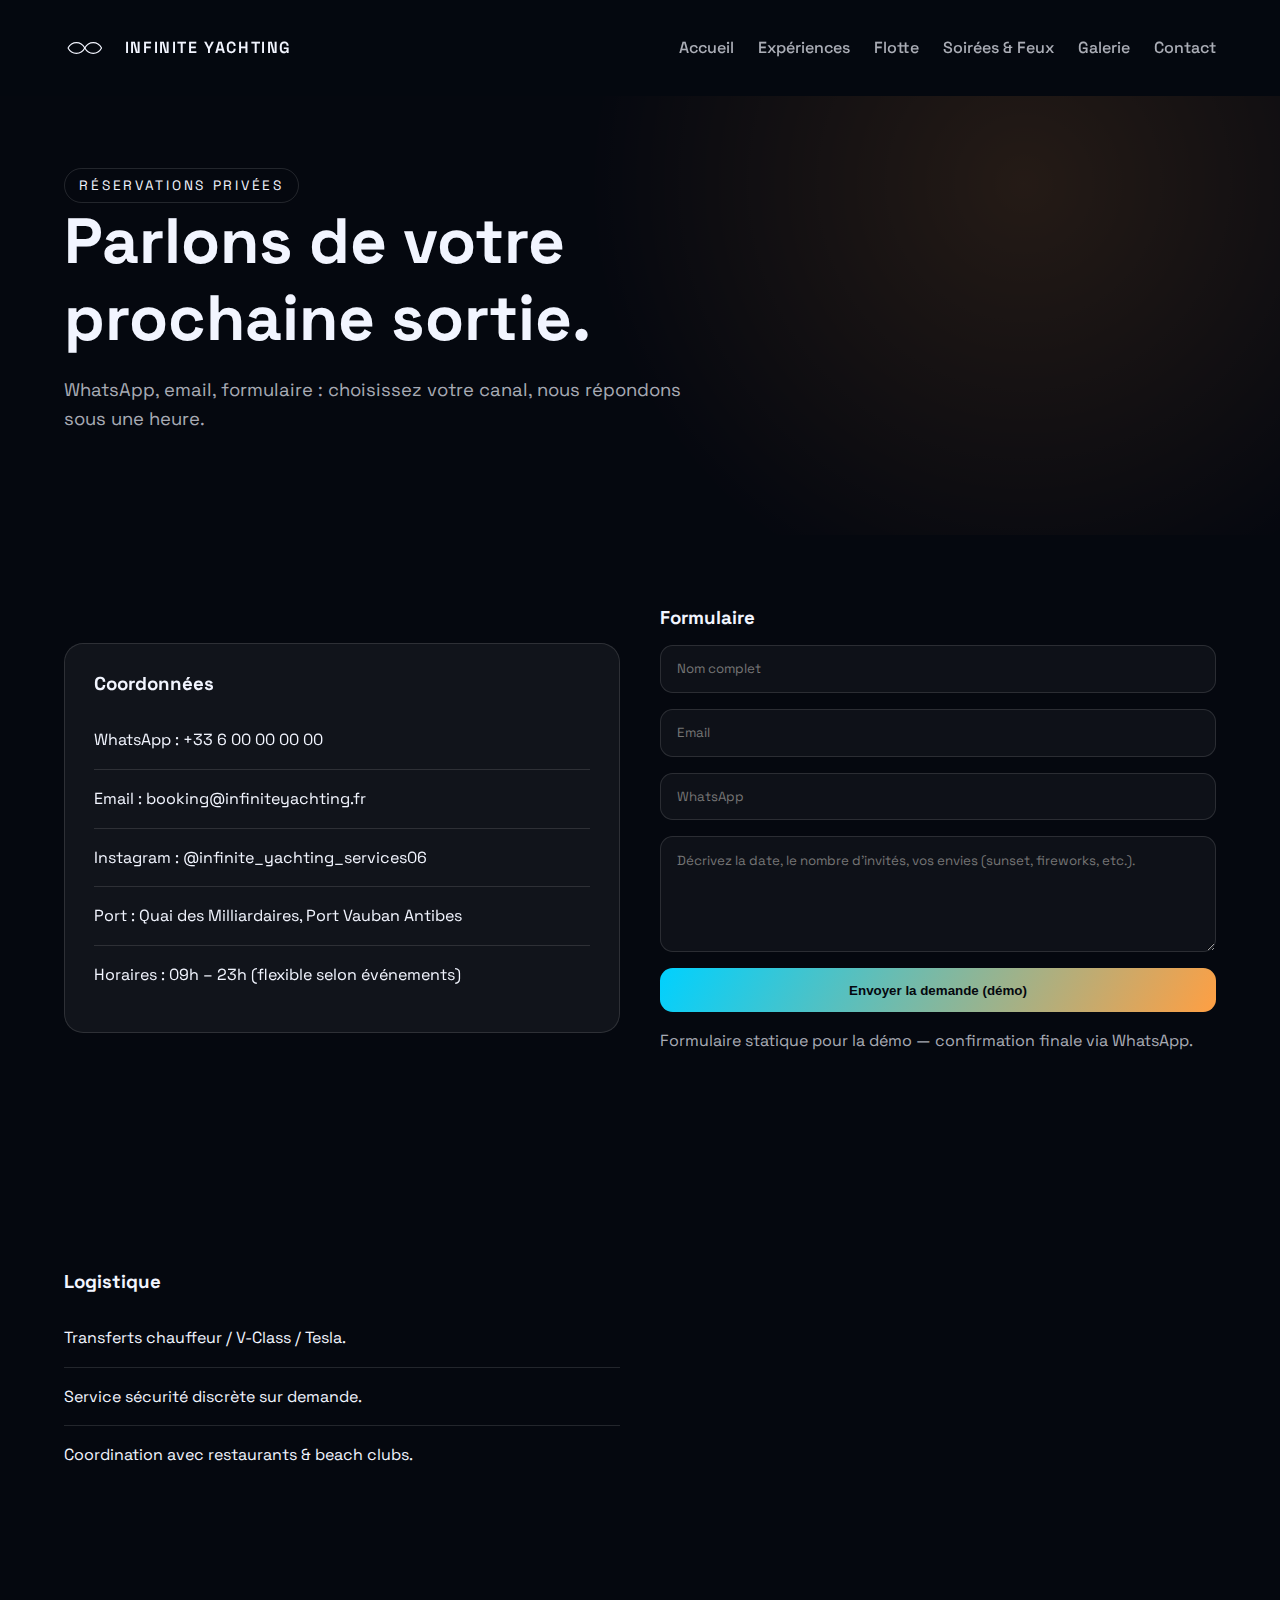
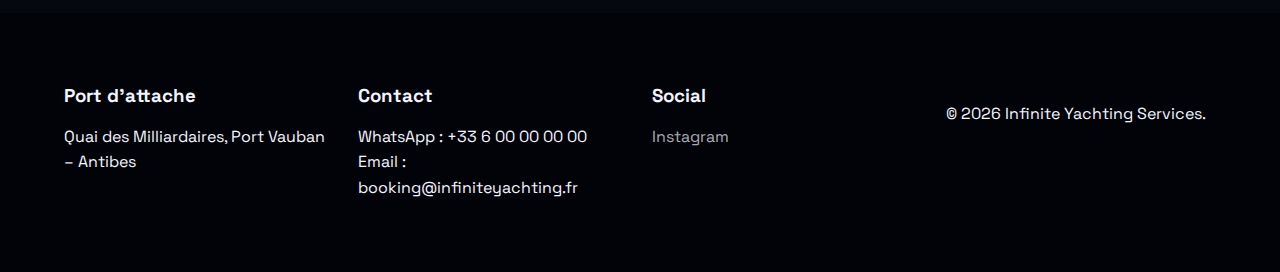
<file: contact.html>
<!DOCTYPE html>
<html lang="fr">
<head>
    <meta charset="UTF-8" />
    <meta name="viewport" content="width=device-width, initial-scale=1.0" />
    <title>Contact | Infinite Yachting Services</title>
    <link rel="preconnect" href="https://fonts.googleapis.com">
    <link rel="preconnect" href="https://fonts.gstatic.com" crossorigin>
    <link href="https://fonts.googleapis.com/css2?family=Space+Grotesk:wght@400;500;600;700&display=swap" rel="stylesheet">
    <link rel="stylesheet" href="styles.css" />
</head>
<body>
    <nav>
        <a class="brand" href="index.html">
            <svg viewBox="0 0 120 60" fill="none" stroke="currentColor" stroke-width="3">
                <path d="M10 30c10-18 32-18 42 0s32 18 42 0" />
                <path d="M10 30c10 18 32 18 42 0s32-18 42 0" />
            </svg>
            Infinite Yachting
        </a>
        <button class="nav-toggle">☰</button>
        <ul class="nav-links">
            <li><a href="index.html">Accueil</a></li>
            <li><a href="experiences.html">Expériences</a></li>
            <li><a href="flotte.html">Flotte</a></li>
            <li><a href="soirees.html">Soirées & Feux</a></li>
            <li><a href="gallery.html">Galerie</a></li>
            <li><a href="contact.html">Contact</a></li>
        </ul>
    </nav>

    <header class="hero" style="min-height: 45vh; background-image: radial-gradient(circle at 80% 20%, rgba(255,159,67,0.25), transparent 40%), url('https://images.unsplash.com/photo-1493558103817-58b2924bce98?auto=format&fit=crop&w=1600&q=80');">
        <div class="hero-content">
            <span class="hero-badge">Réservations privées</span>
            <h1>Parlons de votre prochaine sortie.</h1>
            <p class="lead">WhatsApp, email, formulaire : choisissez votre canal, nous répondons sous une heure.</p>
        </div>
    </header>

    <main>
        <section class="split">
            <div class="card">
                <h3>Coordonnées</h3>
                <ul class="lux-list">
                    <li>WhatsApp : <a href="https://wa.me/33600000000" target="_blank" rel="noopener">+33 6 00 00 00 00</a></li>
                    <li>Email : <a href="mailto:booking@infiniteyachting.fr">booking@infiniteyachting.fr</a></li>
                    <li>Instagram : @infinite_yachting_services06</li>
                    <li>Port : Quai des Milliardaires, Port Vauban Antibes</li>
                    <li>Horaires : 09h – 23h (flexible selon événements)</li>
                </ul>
            </div>
            <div>
                <h3>Formulaire</h3>
                <form class="contact-form">
                    <input type="text" placeholder="Nom complet" required>
                    <input type="email" placeholder="Email" required>
                    <input type="text" placeholder="WhatsApp" required>
                    <textarea rows="5" placeholder="Décrivez la date, le nombre d’invités, vos envies (sunset, fireworks, etc.)." required></textarea>
                    <button type="submit">Envoyer la demande (démo)</button>
                </form>
                <p class="tiny" style="color:var(--muted);">Formulaire statique pour la démo — confirmation finale via WhatsApp.</p>
            </div>
        </section>

        <section class="split">
            <div>
                <h3>Logistique</h3>
                <ul class="lux-list">
                    <li>Transferts chauffeur / V-Class / Tesla.</li>
                    <li>Service sécurité discrète sur demande.</li>
                    <li>Coordination avec restaurants & beach clubs.</li>
                </ul>
            </div>
            <div>
                <iframe src="https://www.google.com/maps/embed?pb=!1m18!1m12!1m3!1d5755.25752407941!2d7.129!3d43.583!2m3!1f0!2f0!3f0!3m2!1i1024!2i768!4f13.1!3m3!1m2!1s0x12cdc4d4a7a9c8e3%3A0x4d3f4a7f4c7d2f0!2sPort%20Vauban!5e0!3m2!1sfr!2sfr!4v1708115555555" width="100%" height="320" style="border:0;border-radius:1.2rem;" allowfullscreen="" loading="lazy"></iframe>
            </div>
        </section>
    </main>

    <footer class="footer">
        <div>
            <h3>Port d’attache</h3>
            <p>Quai des Milliardaires, Port Vauban – Antibes</p>
        </div>
        <div>
            <h3>Contact</h3>
            <ul>
                <li>WhatsApp : +33 6 00 00 00 00</li>
                <li>Email : booking@infiniteyachting.fr</li>
            </ul>
        </div>
        <div>
            <h3>Social</h3>
            <ul>
                <li><a href="https://www.instagram.com/infinite_yachting_services06" target="_blank" rel="noopener">Instagram</a></li>
            </ul>
        </div>
        <div>
            <p>© 2026 Infinite Yachting Services.</p>
        </div>
    </footer>

    <script src="script.js"></script>
</body>
</html>
</file>
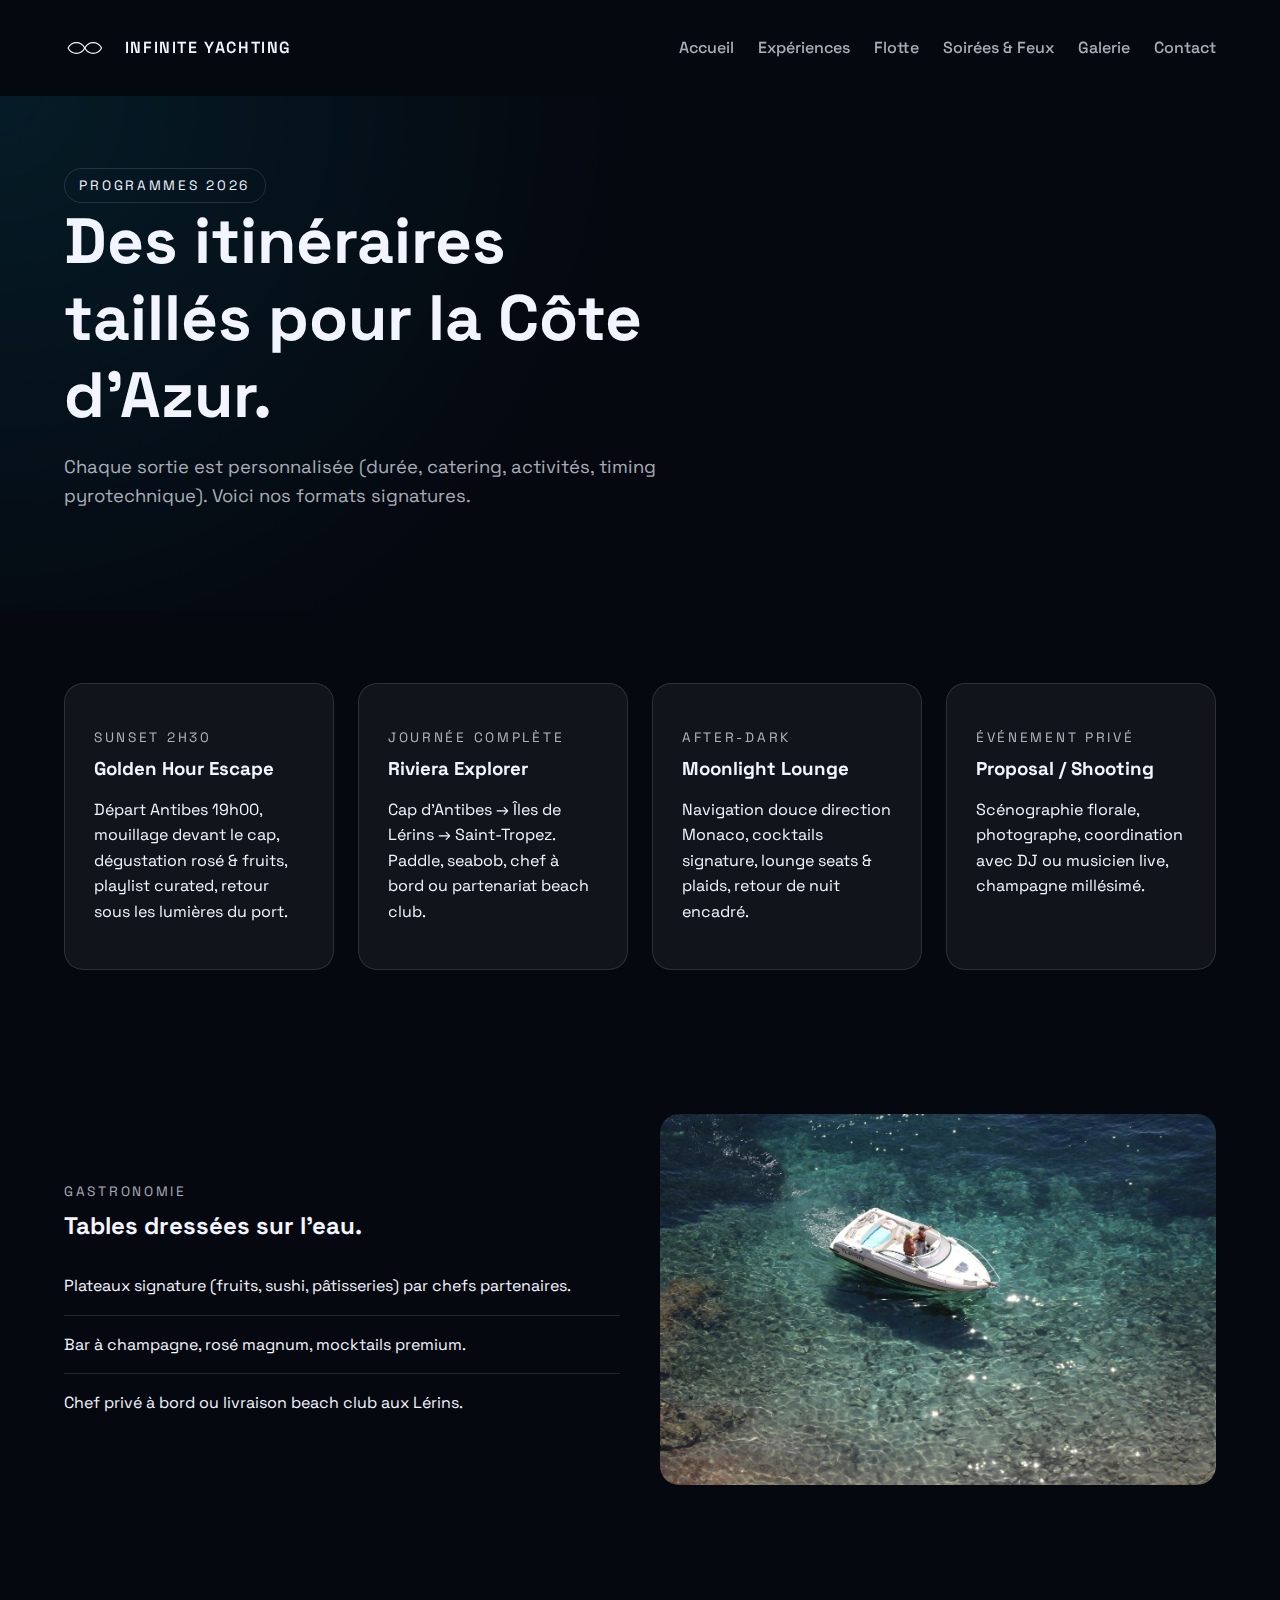
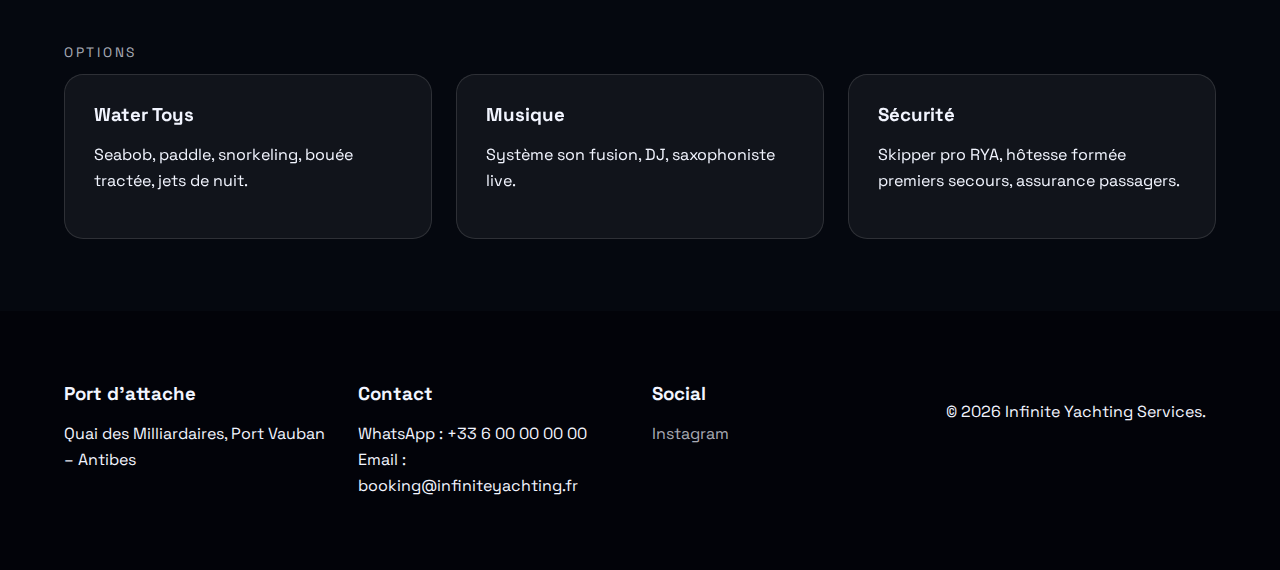
<file: experiences.html>
<!DOCTYPE html>
<html lang="fr">
<head>
    <meta charset="UTF-8" />
    <meta name="viewport" content="width=device-width, initial-scale=1.0" />
    <title>Expériences | Infinite Yachting Services</title>
    <link rel="preconnect" href="https://fonts.googleapis.com">
    <link rel="preconnect" href="https://fonts.gstatic.com" crossorigin>
    <link href="https://fonts.googleapis.com/css2?family=Space+Grotesk:wght@400;500;600;700&display=swap" rel="stylesheet">
    <link rel="stylesheet" href="styles.css" />
</head>
<body>
    <nav>
        <a class="brand" href="index.html">
            <svg viewBox="0 0 120 60" fill="none" stroke="currentColor" stroke-width="3">
                <path d="M10 30c10-18 32-18 42 0s32 18 42 0" />
                <path d="M10 30c10 18 32 18 42 0s32-18 42 0" />
            </svg>
            Infinite Yachting
        </a>
        <button class="nav-toggle">☰</button>
        <ul class="nav-links">
            <li><a href="index.html">Accueil</a></li>
            <li><a href="experiences.html">Expériences</a></li>
            <li><a href="flotte.html">Flotte</a></li>
            <li><a href="soirees.html">Soirées & Feux</a></li>
            <li><a href="gallery.html">Galerie</a></li>
            <li><a href="contact.html">Contact</a></li>
        </ul>
    </nav>

    <header class="hero" style="min-height: 55vh; background-image: radial-gradient(circle at top left, rgba(0, 209, 255, 0.2), transparent 45%), url('https://images.unsplash.com/photo-1500375592092-40eb2168fd21?auto=format&fit=crop&w=1600&q=80');">
        <div class="hero-content">
            <span class="hero-badge">Programmes 2026</span>
            <h1>Des itinéraires taillés pour la Côte d’Azur.</h1>
            <p class="lead">Chaque sortie est personnalisée (durée, catering, activités, timing pyrotechnique). Voici nos formats signatures.</p>
        </div>
    </header>

    <main>
        <section>
            <div class="grid">
                <div class="card">
                    <p class="eyebrow">Sunset 2h30</p>
                    <h3>Golden Hour Escape</h3>
                    <p>Départ Antibes 19h00, mouillage devant le cap, dégustation rosé & fruits, playlist curated, retour sous les lumières du port.</p>
                </div>
                <div class="card">
                    <p class="eyebrow">Journée complète</p>
                    <h3>Riviera Explorer</h3>
                    <p>Cap d’Antibes → Îles de Lérins → Saint-Tropez. Paddle, seabob, chef à bord ou partenariat beach club.</p>
                </div>
                <div class="card">
                    <p class="eyebrow">After-dark</p>
                    <h3>Moonlight Lounge</h3>
                    <p>Navigation douce direction Monaco, cocktails signature, lounge seats & plaids, retour de nuit encadré.</p>
                </div>
                <div class="card">
                    <p class="eyebrow">Événement privé</p>
                    <h3>Proposal / Shooting</h3>
                    <p>Scénographie florale, photographe, coordination avec DJ ou musicien live, champagne millésimé.</p>
                </div>
            </div>
        </section>

        <section class="split">
            <div>
                <p class="eyebrow">Gastronomie</p>
                <h2>Tables dressées sur l’eau.</h2>
                <ul class="lux-list">
                    <li>Plateaux signature (fruits, sushi, pâtisseries) par chefs partenaires.</li>
                    <li>Bar à champagne, rosé magnum, mocktails premium.</li>
                    <li>Chef privé à bord ou livraison beach club aux Lérins.</li>
                </ul>
            </div>
            <div>
                <img src="assets/boat-real-3.jpg" alt="Pont de bateau" loading="lazy">
            </div>
        </section>

        <section>
            <p class="eyebrow">Options</p>
            <div class="grid">
                <div class="card">
                    <h3>Water Toys</h3>
                    <p>Seabob, paddle, snorkeling, bouée tractée, jets de nuit.</p>
                </div>
                <div class="card">
                    <h3>Musique</h3>
                    <p>Système son fusion, DJ, saxophoniste live.</p>
                </div>
                <div class="card">
                    <h3>Sécurité</h3>
                    <p>Skipper pro RYA, hôtesse formée premiers secours, assurance passagers.</p>
                </div>
            </div>
        </section>
    </main>

    <footer class="footer">
        <div>
            <h3>Port d’attache</h3>
            <p>Quai des Milliardaires, Port Vauban – Antibes</p>
        </div>
        <div>
            <h3>Contact</h3>
            <ul>
                <li>WhatsApp : +33 6 00 00 00 00</li>
                <li>Email : booking@infiniteyachting.fr</li>
            </ul>
        </div>
        <div>
            <h3>Social</h3>
            <ul>
                <li><a href="https://www.instagram.com/infinite_yachting_services06" target="_blank" rel="noopener">Instagram</a></li>
            </ul>
        </div>
        <div>
            <p>© 2026 Infinite Yachting Services.</p>
        </div>
    </footer>

    <script src="script.js"></script>
</body>
</html>
</file>
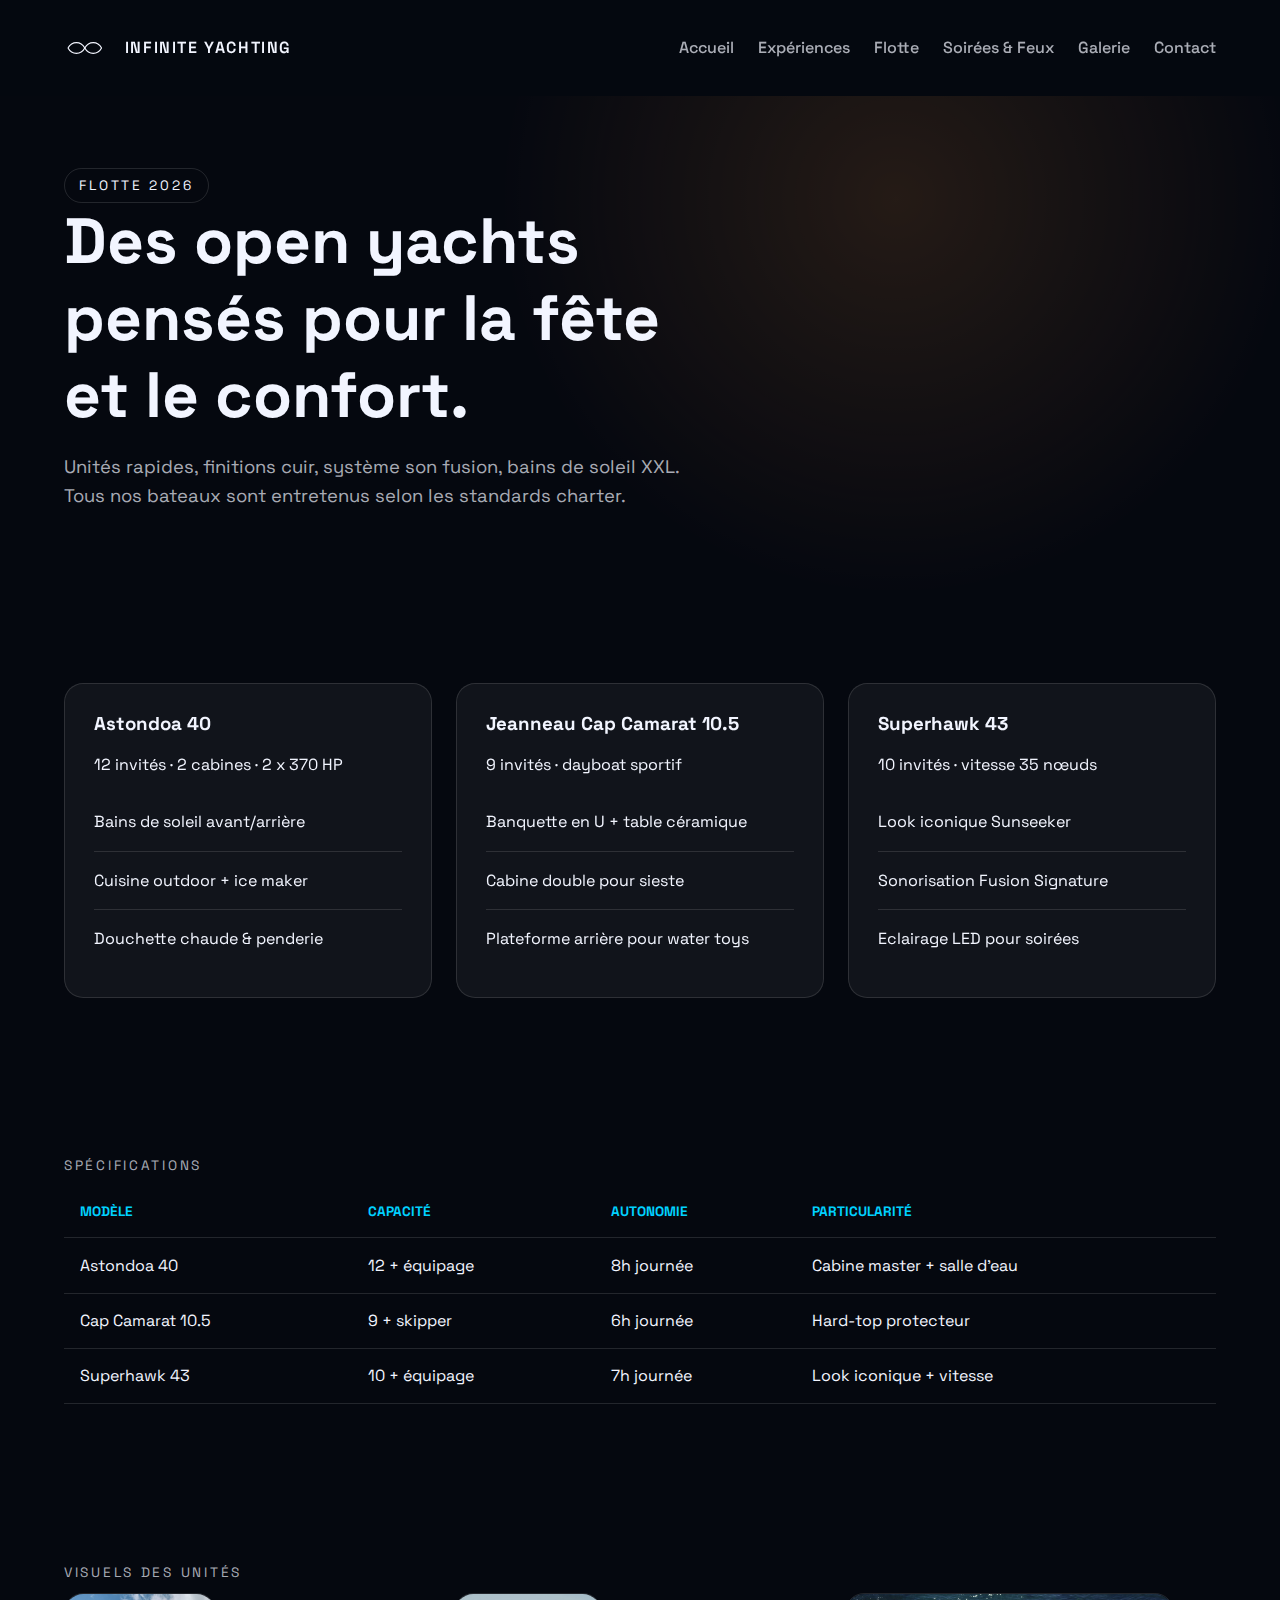
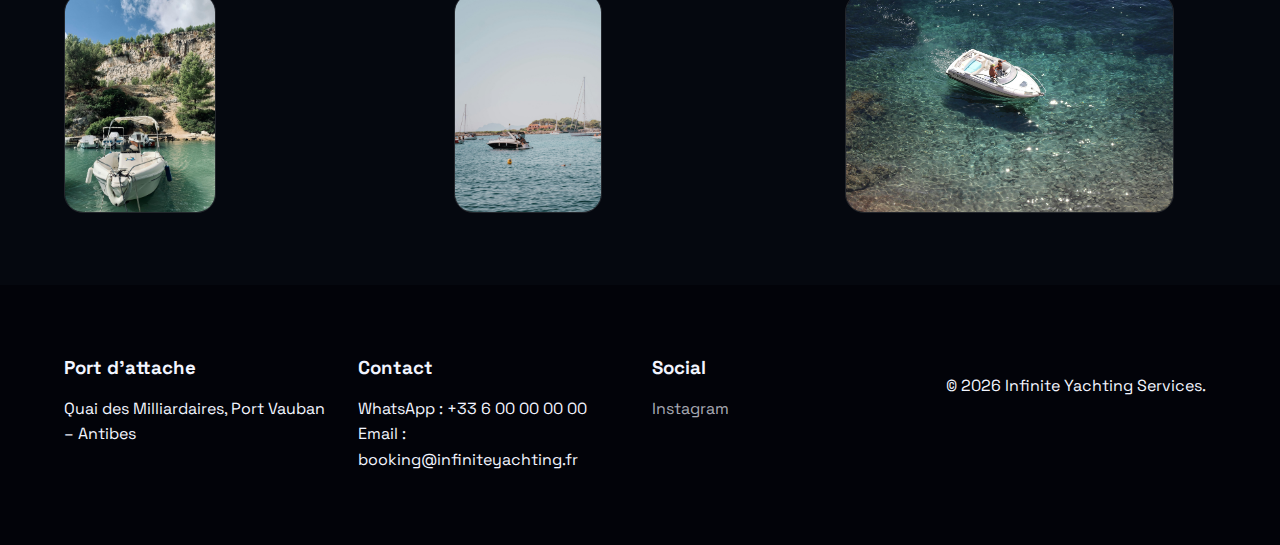
<file: flotte.html>
<!DOCTYPE html>
<html lang="fr">
<head>
    <meta charset="UTF-8" />
    <meta name="viewport" content="width=device-width, initial-scale=1.0" />
    <title>Flotte | Infinite Yachting Services</title>
    <link rel="preconnect" href="https://fonts.googleapis.com">
    <link rel="preconnect" href="https://fonts.gstatic.com" crossorigin>
    <link href="https://fonts.googleapis.com/css2?family=Space+Grotesk:wght@400;500;600;700&display=swap" rel="stylesheet">
    <link rel="stylesheet" href="styles.css" />
</head>
<body>
    <nav>
        <a class="brand" href="index.html">
            <svg viewBox="0 0 120 60" fill="none" stroke="currentColor" stroke-width="3">
                <path d="M10 30c10-18 32-18 42 0s32 18 42 0" />
                <path d="M10 30c10 18 32 18 42 0s32-18 42 0" />
            </svg>
            Infinite Yachting
        </a>
        <button class="nav-toggle">☰</button>
        <ul class="nav-links">
            <li><a href="index.html">Accueil</a></li>
            <li><a href="experiences.html">Expériences</a></li>
            <li><a href="flotte.html">Flotte</a></li>
            <li><a href="soirees.html">Soirées & Feux</a></li>
            <li><a href="gallery.html">Galerie</a></li>
            <li><a href="contact.html">Contact</a></li>
        </ul>
    </nav>

    <header class="hero" style="min-height: 50vh; background-image: radial-gradient(circle at 70% 20%, rgba(255, 159, 67,0.25), transparent 40%), url('https://images.unsplash.com/photo-1500530855697-b586d89ba3ee?auto=format&fit=crop&w=1600&q=80');">
        <div class="hero-content">
            <span class="hero-badge">Flotte 2026</span>
            <h1>Des open yachts pensés pour la fête et le confort.</h1>
            <p class="lead">Unités rapides, finitions cuir, système son fusion, bains de soleil XXL. Tous nos bateaux sont entretenus selon les standards charter.</p>
        </div>
    </header>

    <main>
        <section class="grid">
            <div class="card">
                <h3>Astondoa 40</h3>
                <p>12 invités · 2 cabines · 2 x 370 HP</p>
                <ul class="lux-list">
                    <li>Bains de soleil avant/arrière</li>
                    <li>Cuisine outdoor + ice maker</li>
                    <li>Douchette chaude & penderie</li>
                </ul>
            </div>
            <div class="card">
                <h3>Jeanneau Cap Camarat 10.5</h3>
                <p>9 invités · dayboat sportif</p>
                <ul class="lux-list">
                    <li>Banquette en U + table céramique</li>
                    <li>Cabine double pour sieste</li>
                    <li>Plateforme arrière pour water toys</li>
                </ul>
            </div>
            <div class="card">
                <h3>Superhawk 43</h3>
                <p>10 invités · vitesse 35 nœuds</p>
                <ul class="lux-list">
                    <li>Look iconique Sunseeker</li>
                    <li>Sonorisation Fusion Signature</li>
                    <li>Eclairage LED pour soirées</li>
                </ul>
            </div>
        </section>

        <section>
            <p class="eyebrow">Spécifications</p>
            <div class="table-scroll">
                <table>
                    <thead>
                        <tr>
                            <th>Modèle</th>
                            <th>Capacité</th>
                            <th>Autonomie</th>
                            <th>Particularité</th>
                        </tr>
                    </thead>
                    <tbody>
                        <tr>
                            <td>Astondoa 40</td>
                            <td>12 + équipage</td>
                            <td>8h journée</td>
                            <td>Cabine master + salle d’eau</td>
                        </tr>
                        <tr>
                            <td>Cap Camarat 10.5</td>
                            <td>9 + skipper</td>
                            <td>6h journée</td>
                            <td>Hard-top protecteur</td>
                        </tr>
                        <tr>
                            <td>Superhawk 43</td>
                            <td>10 + équipage</td>
                            <td>7h journée</td>
                            <td>Look iconique + vitesse</td>
                        </tr>
                    </tbody>
                </table>
            </div>
        </section>

        <section>
            <p class="eyebrow">Visuels des unités</p>
            <div class="boat-gallery">
                <img src="assets/boat-real-1.jpg" alt="Astondoa en mouillage" loading="lazy">
                <img src="assets/boat-real-2.jpg" alt="Cap Camarat en navigation" loading="lazy">
                <img src="assets/boat-real-3.jpg" alt="Bateau sur eau turquoise" loading="lazy">
            </div>
        </section>
    </main>

    <footer class="footer">
        <div>
            <h3>Port d’attache</h3>
            <p>Quai des Milliardaires, Port Vauban – Antibes</p>
        </div>
        <div>
            <h3>Contact</h3>
            <ul>
                <li>WhatsApp : +33 6 00 00 00 00</li>
                <li>Email : booking@infiniteyachting.fr</li>
            </ul>
        </div>
        <div>
            <h3>Social</h3>
            <ul>
                <li><a href="https://www.instagram.com/infinite_yachting_services06" target="_blank" rel="noopener">Instagram</a></li>
            </ul>
        </div>
        <div>
            <p>© 2026 Infinite Yachting Services.</p>
        </div>
    </footer>

    <script src="script.js"></script>
</body>
</html>
</file>
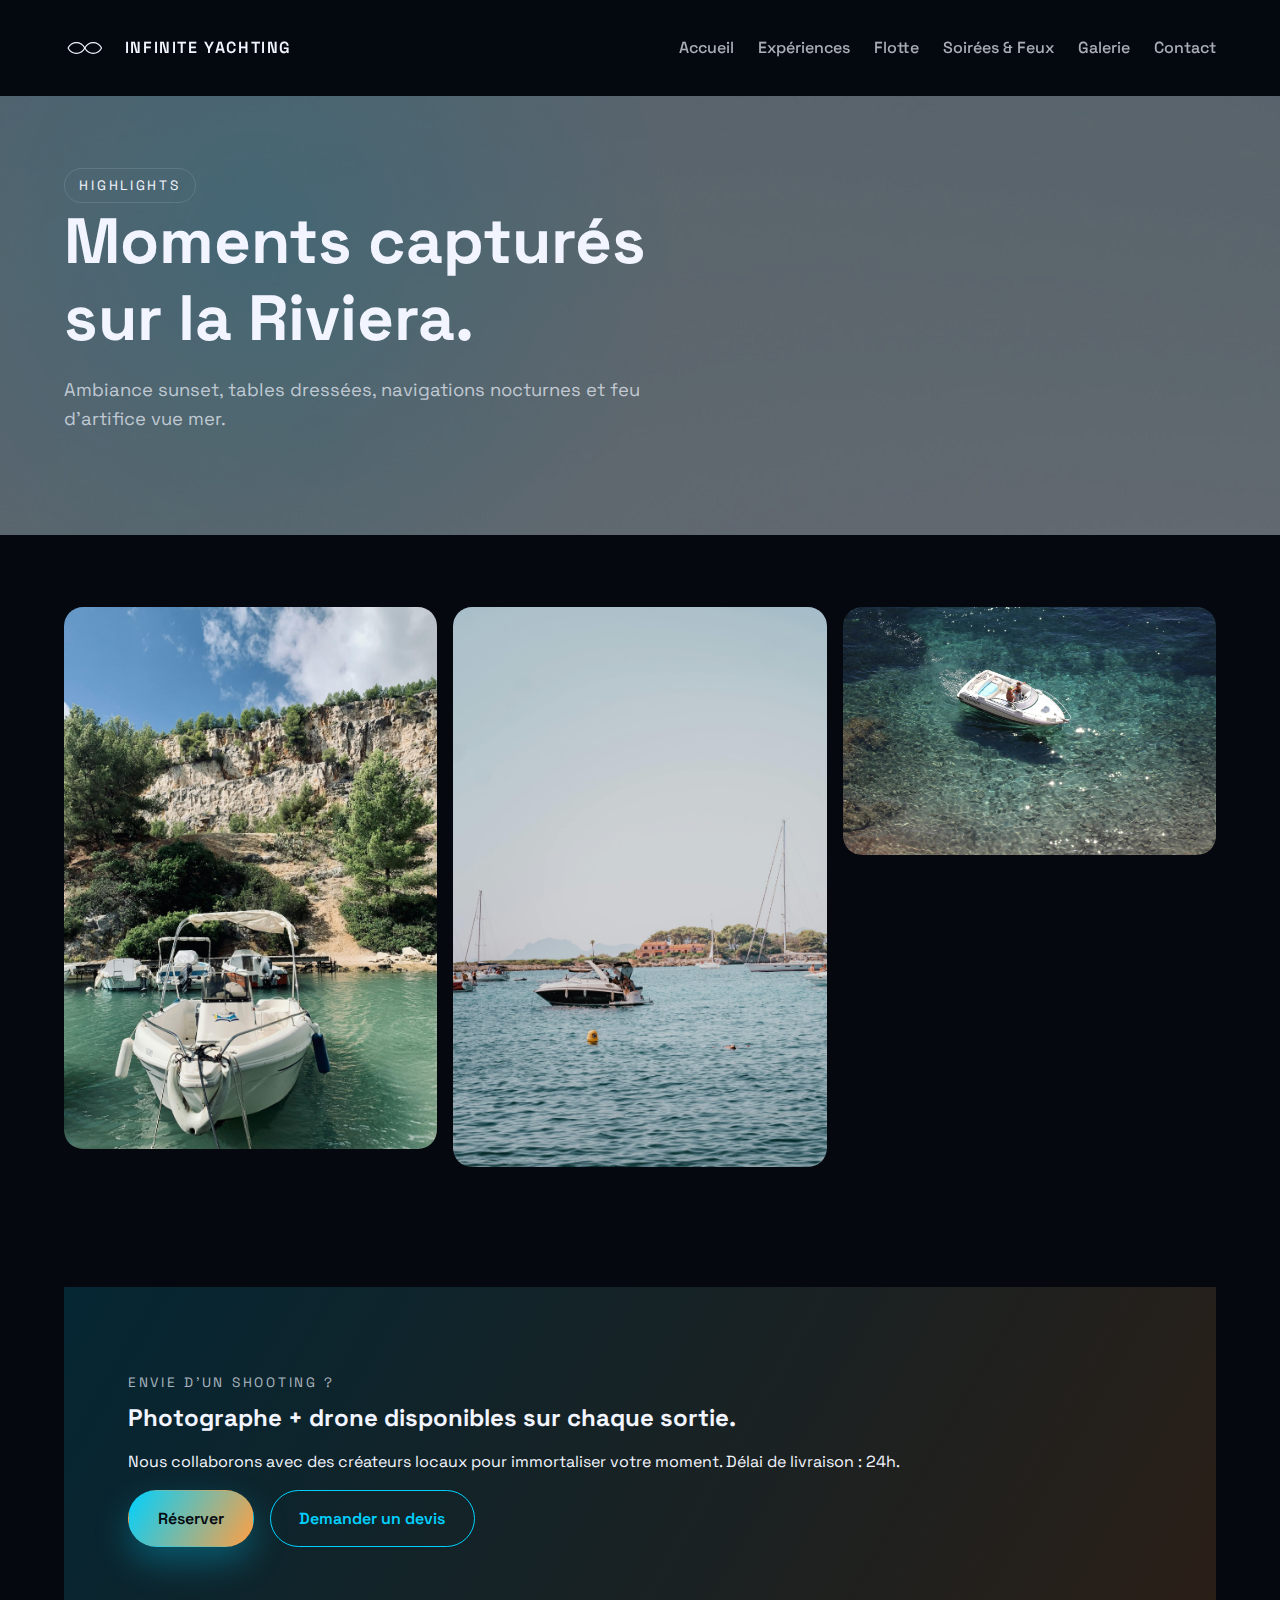
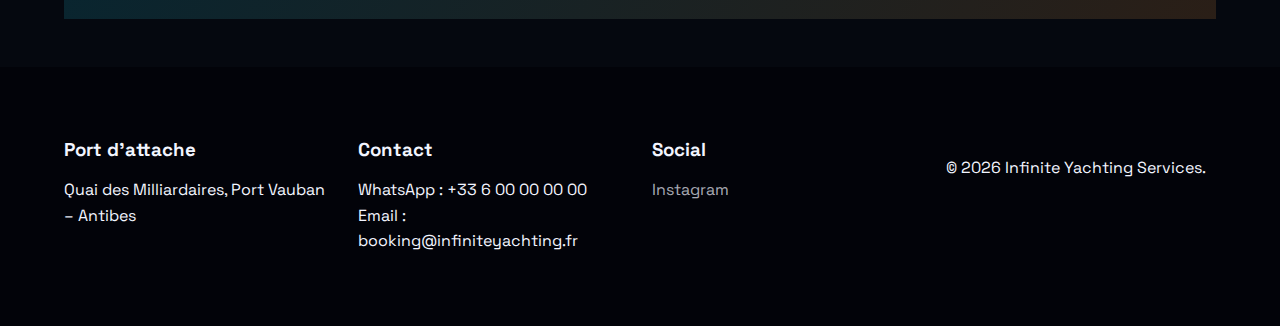
<file: gallery.html>
<!DOCTYPE html>
<html lang="fr">
<head>
    <meta charset="UTF-8" />
    <meta name="viewport" content="width=device-width, initial-scale=1.0" />
    <title>Galerie | Infinite Yachting</title>
    <link rel="preconnect" href="https://fonts.googleapis.com">
    <link rel="preconnect" href="https://fonts.gstatic.com" crossorigin>
    <link href="https://fonts.googleapis.com/css2?family=Space+Grotesk:wght@400;500;600;700&display=swap" rel="stylesheet">
    <link rel="stylesheet" href="styles.css" />
</head>
<body>
    <nav>
        <a class="brand" href="index.html">
            <svg viewBox="0 0 120 60" fill="none" stroke="currentColor" stroke-width="3">
                <path d="M10 30c10-18 32-18 42 0s32 18 42 0" />
                <path d="M10 30c10 18 32 18 42 0s32-18 42 0" />
            </svg>
            Infinite Yachting
        </a>
        <button class="nav-toggle">☰</button>
        <ul class="nav-links">
            <li><a href="index.html">Accueil</a></li>
            <li><a href="experiences.html">Expériences</a></li>
            <li><a href="flotte.html">Flotte</a></li>
            <li><a href="soirees.html">Soirées & Feux</a></li>
            <li><a href="gallery.html">Galerie</a></li>
            <li><a href="contact.html">Contact</a></li>
        </ul>
    </nav>

    <header class="hero" style="min-height: 45vh; background-image: radial-gradient(circle at 20% 30%, rgba(0,209,255,0.25), transparent 40%), url('assets/boat-real-2.jpg');">
        <div class="hero-content">
            <span class="hero-badge">Highlights</span>
            <h1>Moments capturés sur la Riviera.</h1>
            <p class="lead">Ambiance sunset, tables dressées, navigations nocturnes et feu d’artifice vue mer.</p>
        </div>
    </header>

    <main>
        <section>
            <div class="gallery-grid">
                <img src="assets/boat-real-1.jpg" alt="Bateau amarré" loading="lazy">
                <img src="assets/boat-real-2.jpg" alt="Yacht en baie" loading="lazy">
                <img src="assets/boat-real-3.jpg" alt="Navigation eau turquoise" loading="lazy">
            </div>
        </section>

        <section class="cta" style="margin:3rem clamp(1.5rem,5vw,5.5rem); background:linear-gradient(120deg, rgba(0,209,255,0.15), rgba(255,159,67,0.15));">
            <div>
                <p class="eyebrow">Envie d’un shooting ?</p>
                <h2>Photographe + drone disponibles sur chaque sortie.</h2>
                <p>Nous collaborons avec des créateurs locaux pour immortaliser votre moment. Délai de livraison : 24h.</p>
            </div>
            <div class="cta-buttons">
                <a class="btn primary" href="https://wa.me/33600000000" target="_blank" rel="noopener">Réserver</a>
                <a class="btn ghost" href="contact.html">Demander un devis</a>
            </div>
        </section>
    </main>

    <footer class="footer">
        <div>
            <h3>Port d’attache</h3>
            <p>Quai des Milliardaires, Port Vauban – Antibes</p>
        </div>
        <div>
            <h3>Contact</h3>
            <ul>
                <li>WhatsApp : +33 6 00 00 00 00</li>
                <li>Email : booking@infiniteyachting.fr</li>
            </ul>
        </div>
        <div>
            <h3>Social</h3>
            <ul>
                <li><a href="https://www.instagram.com/infinite_yachting_services06" target="_blank" rel="noopener">Instagram</a></li>
            </ul>
        </div>
        <div>
            <p>© 2026 Infinite Yachting Services.</p>
        </div>
    </footer>

    <script src="script.js"></script>
</body>
</html>
</file>
<file: styles.css>
:root {
  --bg: #05080f;
  --text: #f2f5ff;
  --muted: rgba(242, 245, 255, 0.7);
  --accent: #00d1ff;
  --accent-2: #ff9f43;
  --card: rgba(255, 255, 255, 0.05);
  --border: rgba(255, 255, 255, 0.12);
  font-size: 16px;
}

* {
  box-sizing: border-box;
}

body {
  margin: 0;
  background: var(--bg);
  color: var(--text);
  font-family: 'Space Grotesk', 'Inter', system-ui, sans-serif;
  line-height: 1.6;
}

img {
  max-width: 100%;
  display: block;
  border-radius: 1.2rem;
}

a {
  color: inherit;
  text-decoration: none;
}

section,
header,
footer {
  padding: 4.5rem clamp(1.5rem, 5vw, 5.5rem);
}

nav {
  display: flex;
  justify-content: space-between;
  align-items: center;
  padding: 1.5rem clamp(1.5rem, 5vw, 5.5rem);
  position: sticky;
  top: 0;
  backdrop-filter: blur(18px);
  background: rgba(5, 8, 15, 0.85);
  z-index: 10;
}

.brand {
  display: flex;
  align-items: center;
  gap: 0.8rem;
  font-weight: 600;
  letter-spacing: 0.1em;
  text-transform: uppercase;
}

.brand svg {
  width: 48px;
  height: 48px;
}

.nav-links {
  list-style: none;
  display: flex;
  gap: 1.5rem;
  margin: 0;
  padding: 0;
  font-weight: 500;
}

.nav-links a {
  color: var(--muted);
}

.nav-toggle {
  display: none;
  background: none;
  color: var(--text);
  font-size: 1.5rem;
  border: none;
}

.hero {
  background: radial-gradient(circle at top left, rgba(0, 209, 255, 0.25), transparent 45%),
    radial-gradient(circle at 80% 20%, rgba(255, 159, 67, 0.25), transparent 40%),
    url('https://images.unsplash.com/photo-1500375592092-40eb2168fd21?auto=format&fit=crop&w=1600&q=80') center/cover;
  min-height: 90vh;
  display: flex;
  align-items: center;
  position: relative;
}

.hero::after {
  content: '';
  position: absolute;
  inset: 0;
  background: rgba(5, 8, 15, 0.5);
}

.hero-content {
  position: relative;
  z-index: 1;
  max-width: 620px;
}

.hero-badge {
  display: inline-flex;
  gap: 0.4rem;
  padding: 0.35rem 0.9rem;
  border-radius: 999px;
  border: 1px solid var(--border);
  font-size: 0.85rem;
  letter-spacing: 0.2em;
  text-transform: uppercase;
}

h1,
h2,
h3 {
  margin: 0 0 1rem;
  line-height: 1.2;
}

h1 {
  font-size: clamp(2.5rem, 5vw, 4.2rem);
}

.lead {
  font-size: 1.15rem;
  color: var(--muted);
  margin-bottom: 1.8rem;
}

.cta-buttons {
  display: flex;
  gap: 1rem;
  flex-wrap: wrap;
}

.btn {
  padding: 0.9rem 1.8rem;
  border-radius: 999px;
  border: 1px solid transparent;
  font-weight: 600;
  cursor: pointer;
  transition: transform 0.2s ease, box-shadow 0.2s ease;
}

.btn.primary {
  background: linear-gradient(120deg, var(--accent), var(--accent-2));
  color: #05080f;
  box-shadow: 0 15px 35px rgba(0, 209, 255, 0.3);
}

.btn.ghost {
  border-color: var(--accent);
  color: var(--accent);
  background: transparent;
}

.btn:hover {
  transform: translateY(-2px);
}

.grid {
  display: grid;
  grid-template-columns: repeat(auto-fit, minmax(240px, 1fr));
  gap: 1.5rem;
}

.card {
  background: var(--card);
  border: 1px solid var(--border);
  border-radius: 1.2rem;
  padding: 1.8rem;
  backdrop-filter: blur(8px);
}

.eyebrow {
  text-transform: uppercase;
  letter-spacing: 0.2em;
  font-size: 0.85rem;
  color: var(--muted);
  margin-bottom: 0.6rem;
}

.split {
  display: grid;
  grid-template-columns: repeat(auto-fit, minmax(280px, 1fr));
  gap: 2.5rem;
  align-items: center;
}

.lux-list {
  list-style: none;
  margin: 0;
  padding: 0;
}

.lux-list li {
  padding: 1rem 0;
  border-bottom: 1px solid var(--border);
}

.lux-list li:last-child {
  border-bottom: none;
}

.gallery-grid {
  display: grid;
  grid-template-columns: repeat(auto-fit, minmax(220px, 1fr));
  gap: 1rem;
}

.boat-gallery {
  display: grid;
  grid-template-columns: repeat(auto-fit, minmax(220px, 1fr));
  gap: 1.2rem;
}

.boat-gallery img {
  height: 220px;
  object-fit: cover;
  border-radius: 1.2rem;
  border: 1px solid var(--border);
}

.footer {
  display: grid;
  grid-template-columns: repeat(auto-fit, minmax(220px, 1fr));
  gap: 1.5rem;
  background: #020309;
}

.footer ul {
  list-style: none;
  padding: 0;
  margin: 0;
}

.footer a {
  color: var(--muted);
}

.table-scroll {
  overflow-x: auto;
}

table {
  width: 100%;
  border-collapse: collapse;
  min-width: 540px;
}

table th,
table td {
  padding: 0.9rem 1rem;
  text-align: left;
  border-bottom: 1px solid var(--border);
}

table th {
  color: var(--accent);
  text-transform: uppercase;
  font-size: 0.85rem;
}

.contact-form {
  display: grid;
  gap: 1rem;
}

.contact-form input,
.contact-form textarea {
  padding: 0.9rem 1rem;
  background: rgba(255, 255, 255, 0.04);
  border: 1px solid var(--border);
  border-radius: 0.8rem;
  color: var(--text);
  font-family: inherit;
}

.contact-form button {
  border: none;
  background: linear-gradient(120deg, var(--accent), var(--accent-2));
  color: #05080f;
  padding: 0.9rem 1.2rem;
  border-radius: 0.8rem;
  font-weight: 600;
}

@media (max-width: 768px) {
  .nav-links {
    display: none;
  }
  .nav-toggle {
    display: block;
  }
}
</file>
